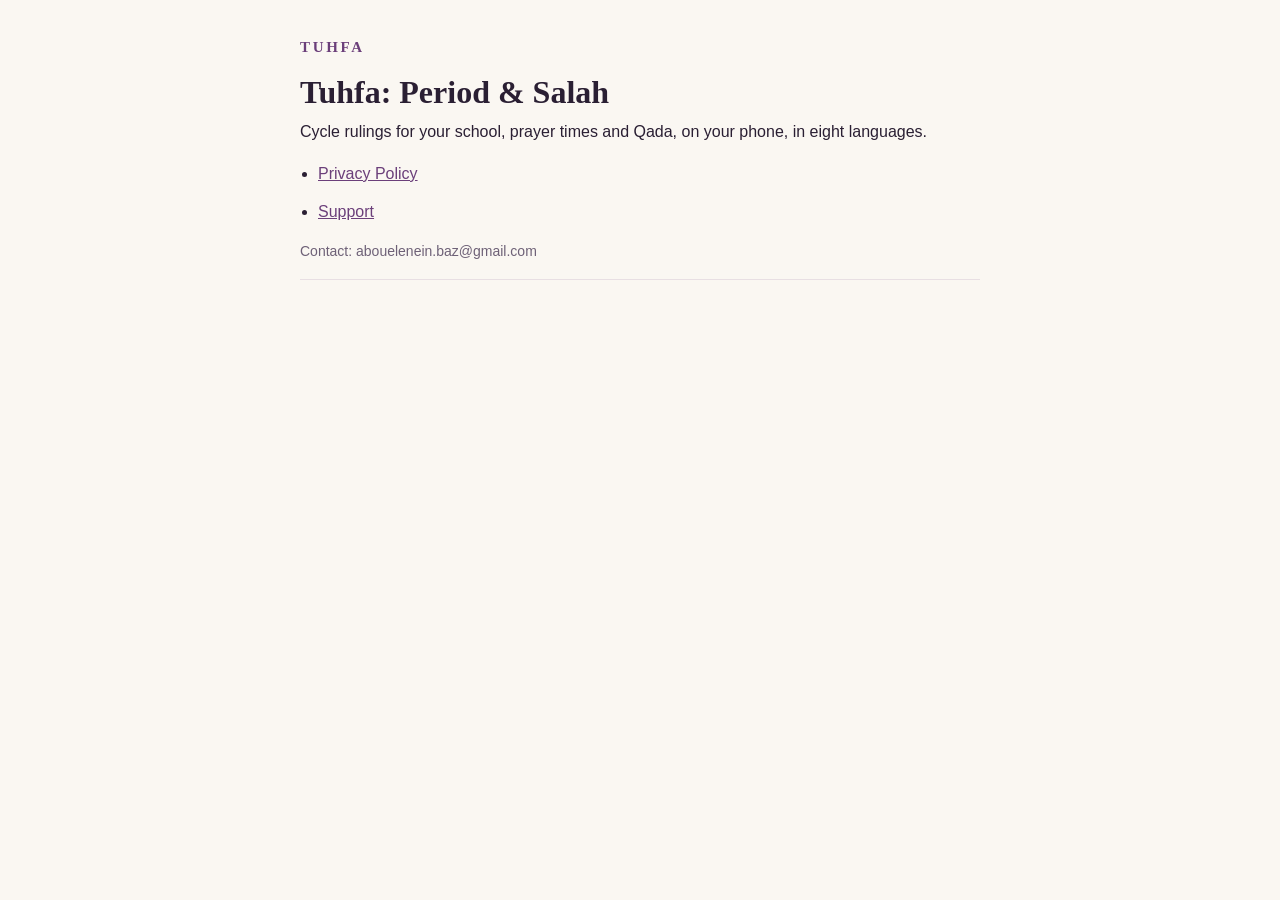
<file: index.html>
<!doctype html>
<html lang="en">
<head>
<meta charset="utf-8">
<meta name="viewport" content="width=device-width, initial-scale=1">
<title>Tuhfa: Period &amp; Salah</title>
<link rel="stylesheet" href="style.css">
</head>
<body>
<main>
<p class="brand">Tuhfa</p>
<h1>Tuhfa: Period &amp; Salah</h1>
<p>Cycle rulings for your school, prayer times and Qada, on your phone, in eight languages.</p>
<ul class="links">
<li><a href="privacy.html">Privacy Policy</a></li>
<li><a href="support.html">Support</a></li>
</ul>
<p class="meta">Contact: <span class="mail">abouelenein.baz@gmail.com</span></p>
</main>
</body>
</html>
</file>
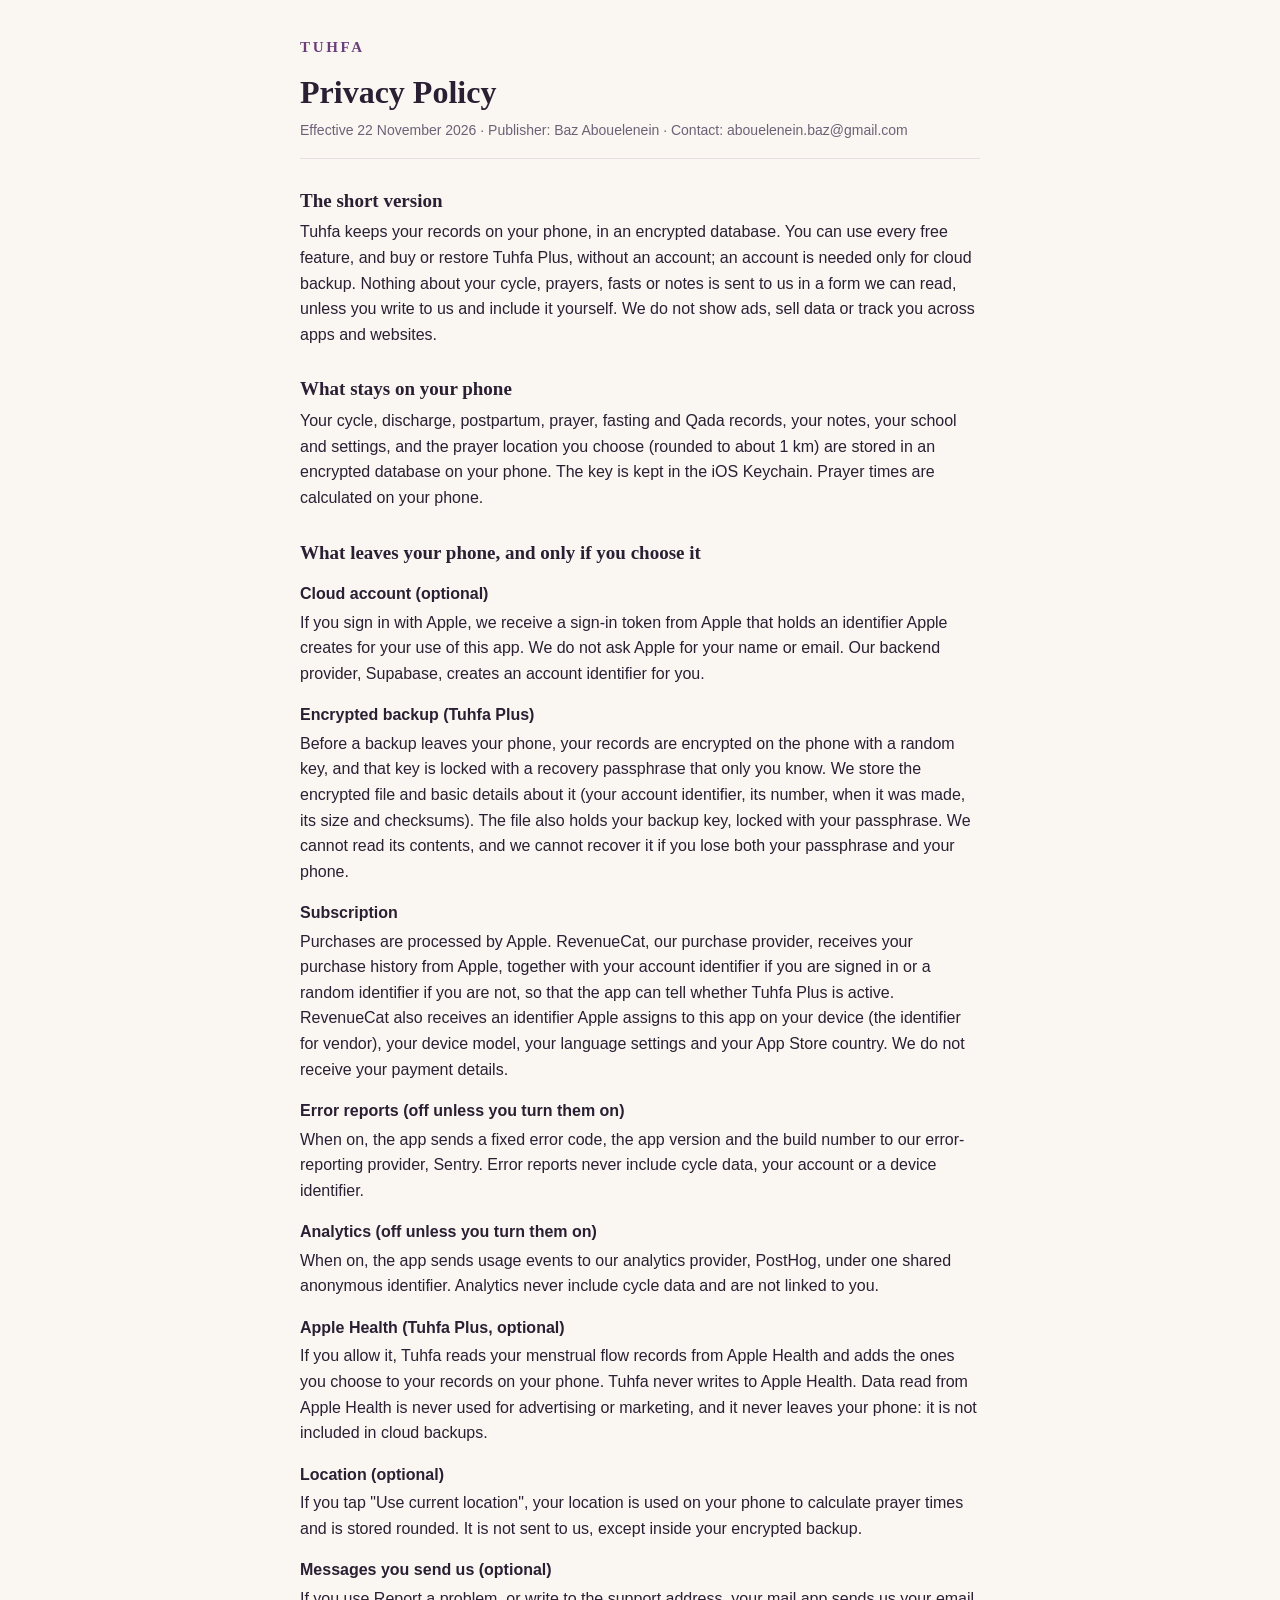
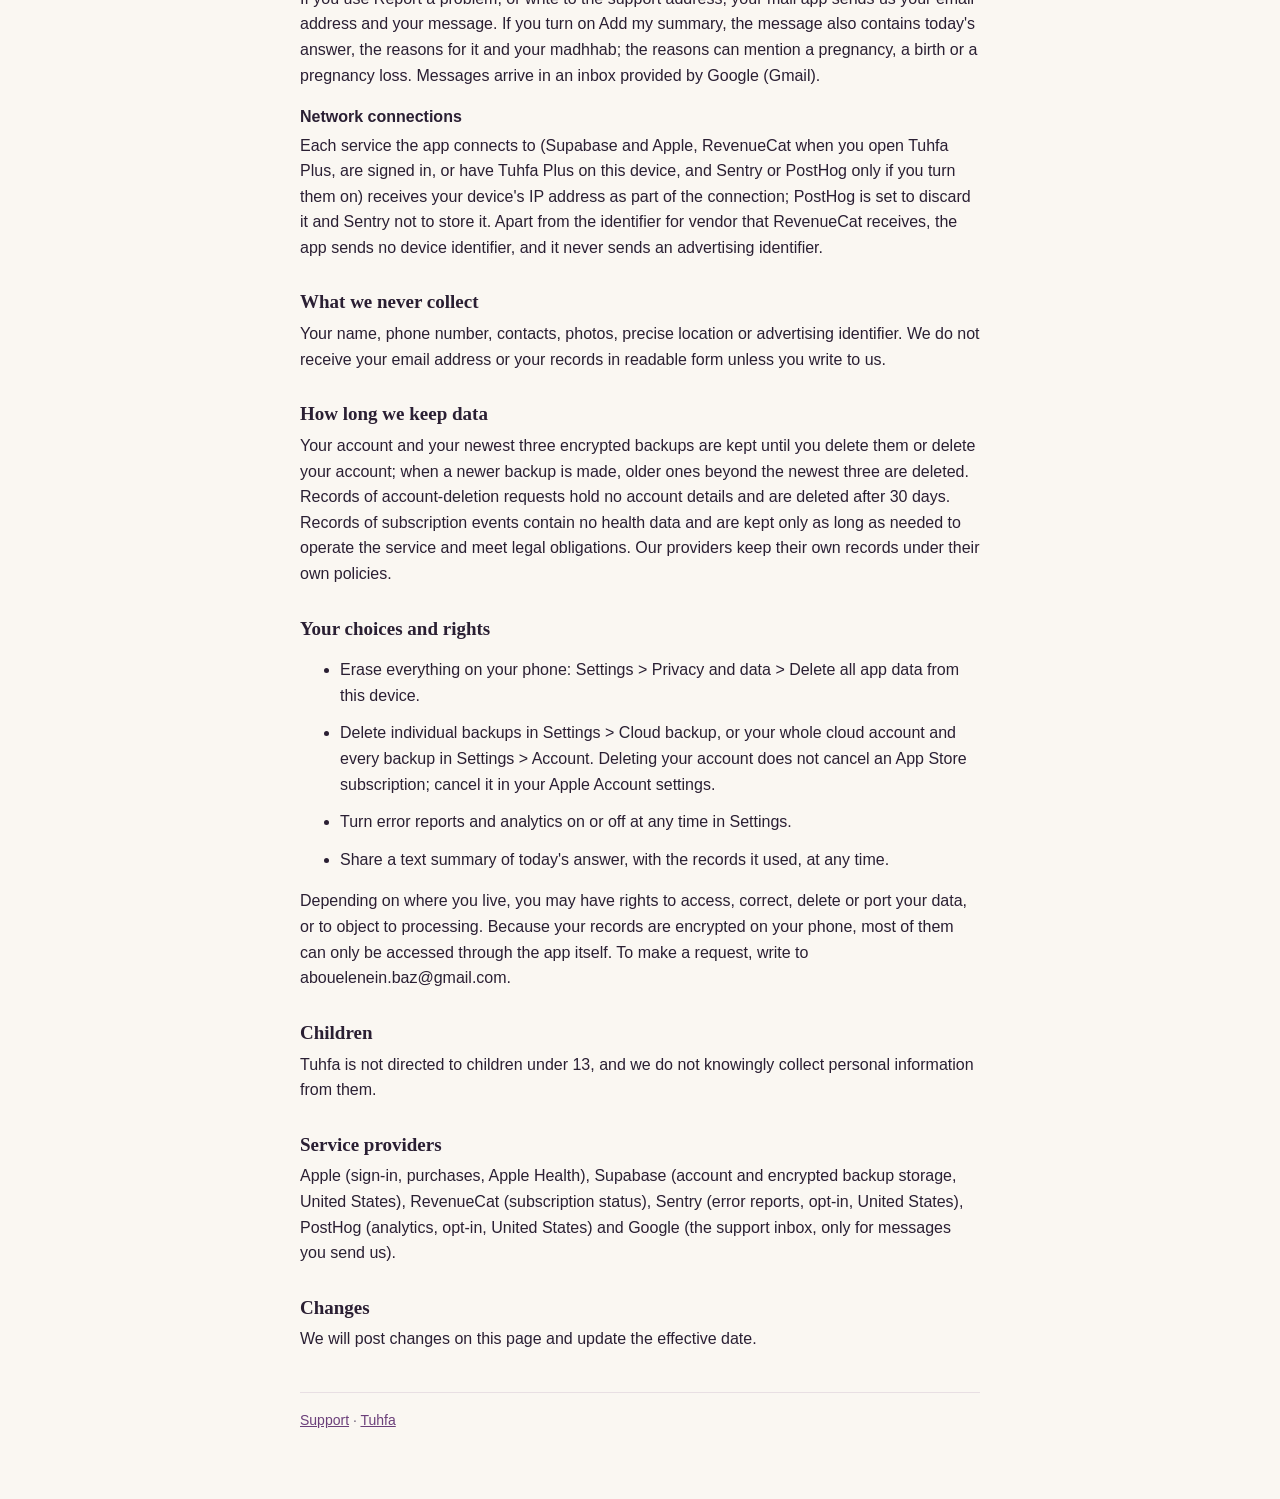
<file: privacy.html>
<!doctype html>
<html lang="en">
<head>
<meta charset="utf-8">
<meta name="viewport" content="width=device-width, initial-scale=1">
<title>Privacy Policy — Tuhfa</title>
<link rel="stylesheet" href="style.css">
</head>
<body>
<main>
<p class="brand"><a href="./">Tuhfa</a></p>
<h1>Privacy Policy</h1>
<p class="meta">Effective 22 November 2026 · Publisher: Baz Abouelenein · Contact: <span class="mail">abouelenein.baz@gmail.com</span></p>

<h2>The short version</h2>
<p>Tuhfa keeps your records on your phone, in an encrypted database. You can use every free feature, and buy or restore Tuhfa Plus, without an account; an account is needed only for cloud backup. Nothing about your cycle, prayers, fasts or notes is sent to us in a form we can read, unless you write to us and include it yourself. We do not show ads, sell data or track you across apps and websites.</p>

<h2>What stays on your phone</h2>
<p>Your cycle, discharge, postpartum, prayer, fasting and Qada records, your notes, your school and settings, and the prayer location you choose (rounded to about 1 km) are stored in an encrypted database on your phone. The key is kept in the iOS Keychain. Prayer times are calculated on your phone.</p>

<h2>What leaves your phone, and only if you choose it</h2>
<h3>Cloud account (optional)</h3>
<p>If you sign in with Apple, we receive a sign-in token from Apple that holds an identifier Apple creates for your use of this app. We do not ask Apple for your name or email. Our backend provider, Supabase, creates an account identifier for you.</p>
<h3>Encrypted backup (Tuhfa Plus)</h3>
<p>Before a backup leaves your phone, your records are encrypted on the phone with a random key, and that key is locked with a recovery passphrase that only you know. We store the encrypted file and basic details about it (your account identifier, its number, when it was made, its size and checksums). The file also holds your backup key, locked with your passphrase. We cannot read its contents, and we cannot recover it if you lose both your passphrase and your phone.</p>
<h3>Subscription</h3>
<p>Purchases are processed by Apple. RevenueCat, our purchase provider, receives your purchase history from Apple, together with your account identifier if you are signed in or a random identifier if you are not, so that the app can tell whether Tuhfa Plus is active. RevenueCat also receives an identifier Apple assigns to this app on your device (the identifier for vendor), your device model, your language settings and your App Store country. We do not receive your payment details.</p>
<h3>Error reports (off unless you turn them on)</h3>
<p>When on, the app sends a fixed error code, the app version and the build number to our error-reporting provider, Sentry. Error reports never include cycle data, your account or a device identifier.</p>
<h3>Analytics (off unless you turn them on)</h3>
<p>When on, the app sends usage events to our analytics provider, PostHog, under one shared anonymous identifier. Analytics never include cycle data and are not linked to you.</p>
<h3>Apple Health (Tuhfa Plus, optional)</h3>
<p>If you allow it, Tuhfa reads your menstrual flow records from Apple Health and adds the ones you choose to your records on your phone. Tuhfa never writes to Apple Health. Data read from Apple Health is never used for advertising or marketing, and it never leaves your phone: it is not included in cloud backups.</p>
<h3>Location (optional)</h3>
<p>If you tap "Use current location", your location is used on your phone to calculate prayer times and is stored rounded. It is not sent to us, except inside your encrypted backup.</p>
<h3>Messages you send us (optional)</h3>
<p>If you use Report a problem, or write to the support address, your mail app sends us your email address and your message. If you turn on Add my summary, the message also contains today's answer, the reasons for it and your madhhab; the reasons can mention a pregnancy, a birth or a pregnancy loss. Messages arrive in an inbox provided by Google (Gmail).</p>
<h3>Network connections</h3>
<p>Each service the app connects to (Supabase and Apple, RevenueCat when you open Tuhfa Plus, are signed in, or have Tuhfa Plus on this device, and Sentry or PostHog only if you turn them on) receives your device's IP address as part of the connection; PostHog is set to discard it and Sentry not to store it. Apart from the identifier for vendor that RevenueCat receives, the app sends no device identifier, and it never sends an advertising identifier.</p>

<h2>What we never collect</h2>
<p>Your name, phone number, contacts, photos, precise location or advertising identifier. We do not receive your email address or your records in readable form unless you write to us.</p>

<h2>How long we keep data</h2>
<p>Your account and your newest three encrypted backups are kept until you delete them or delete your account; when a newer backup is made, older ones beyond the newest three are deleted. Records of account-deletion requests hold no account details and are deleted after 30 days. Records of subscription events contain no health data and are kept only as long as needed to operate the service and meet legal obligations. Our providers keep their own records under their own policies.</p>

<h2>Your choices and rights</h2>
<ul>
<li>Erase everything on your phone: Settings &gt; Privacy and data &gt; Delete all app data from this device.</li>
<li>Delete individual backups in Settings &gt; Cloud backup, or your whole cloud account and every backup in Settings &gt; Account. Deleting your account does not cancel an App Store subscription; cancel it in your Apple Account settings.</li>
<li>Turn error reports and analytics on or off at any time in Settings.</li>
<li>Share a text summary of today's answer, with the records it used, at any time.</li>
</ul>
<p>Depending on where you live, you may have rights to access, correct, delete or port your data, or to object to processing. Because your records are encrypted on your phone, most of them can only be accessed through the app itself. To make a request, write to <span class="mail">abouelenein.baz@gmail.com</span>.</p>

<h2>Children</h2>
<p>Tuhfa is not directed to children under 13, and we do not knowingly collect personal information from them.</p>

<h2>Service providers</h2>
<p>Apple (sign-in, purchases, Apple Health), Supabase (account and encrypted backup storage, United States), RevenueCat (subscription status), Sentry (error reports, opt-in, United States), PostHog (analytics, opt-in, United States) and Google (the support inbox, only for messages you send us).</p>

<h2>Changes</h2>
<p>We will post changes on this page and update the effective date.</p>

<p class="foot"><a href="support.html">Support</a> · <a href="./">Tuhfa</a></p>
</main>
</body>
</html>
</file>
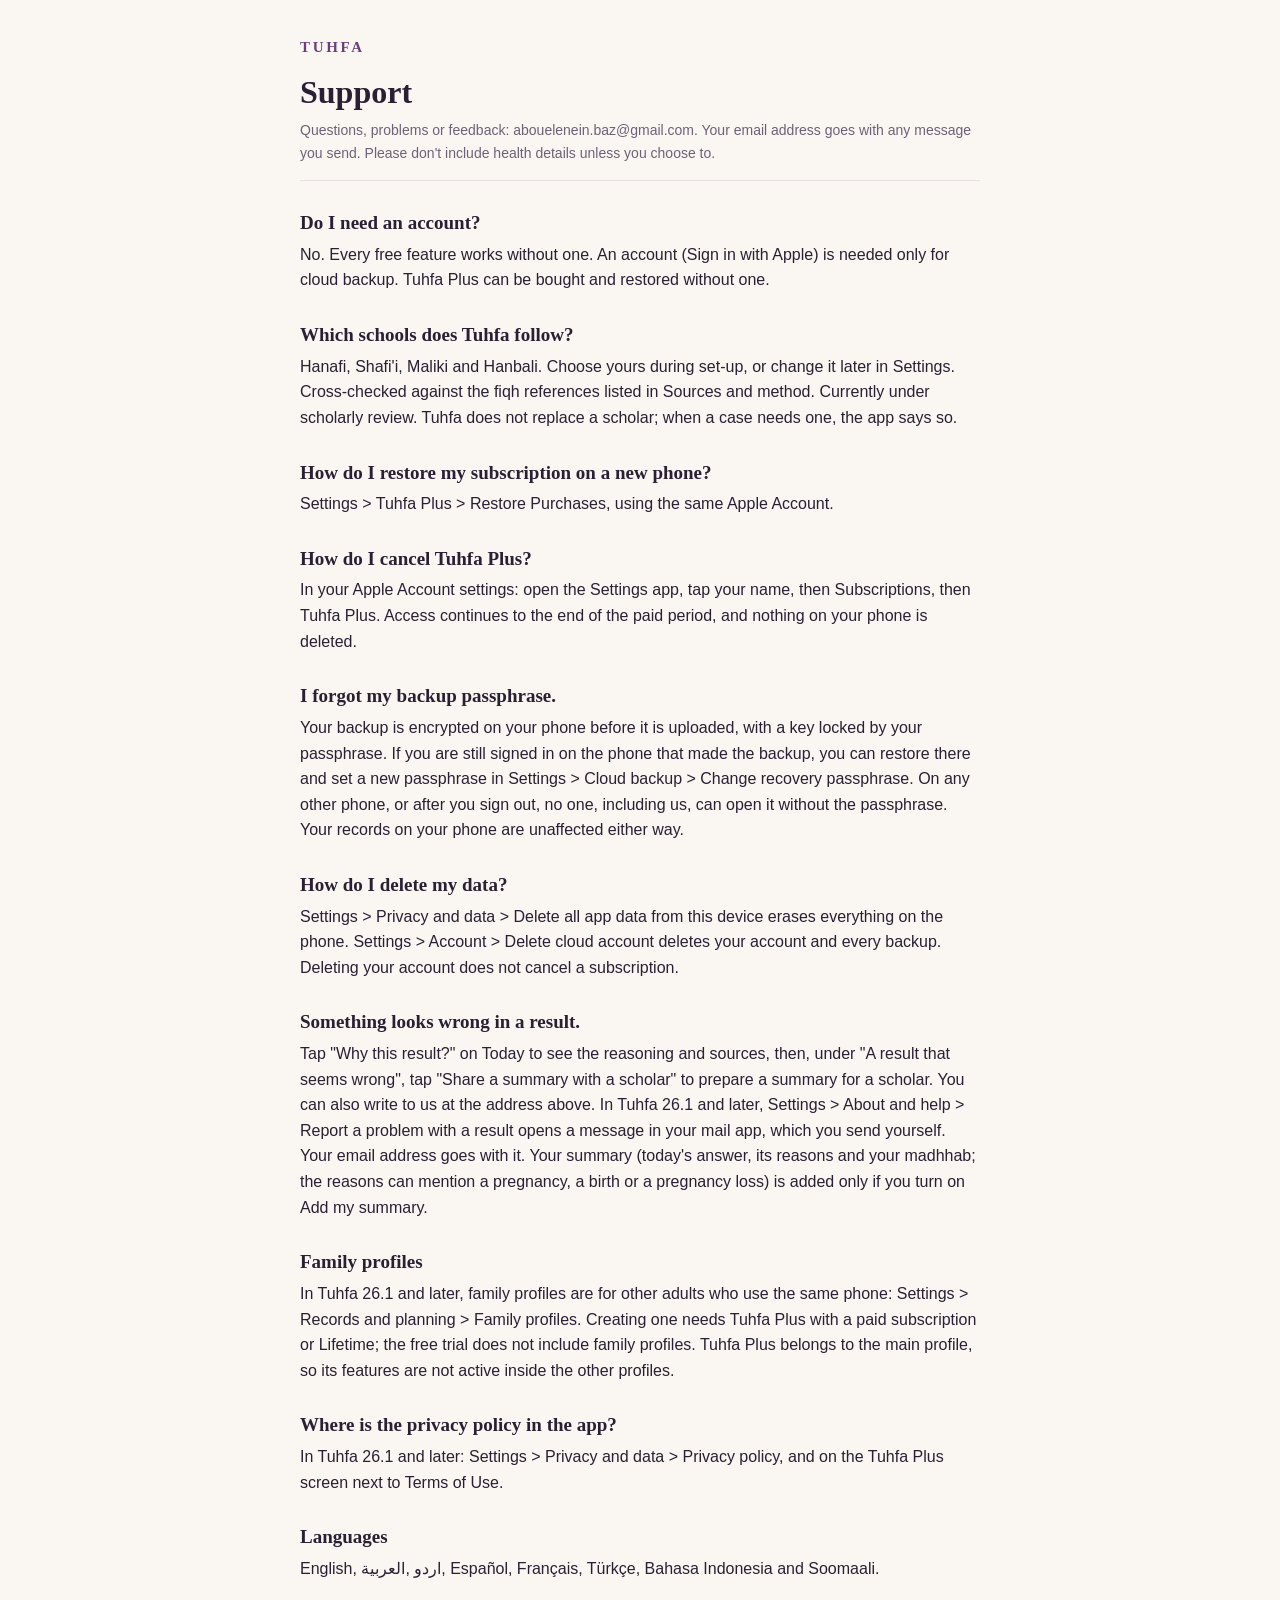
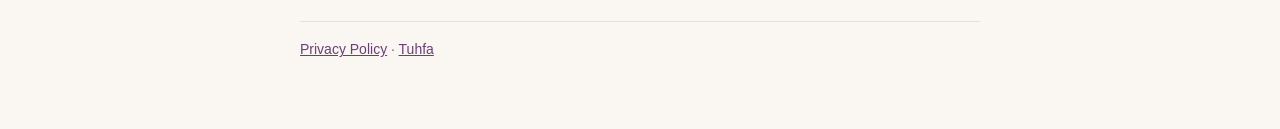
<file: support.html>
<!doctype html>
<html lang="en">
<head>
<meta charset="utf-8">
<meta name="viewport" content="width=device-width, initial-scale=1">
<title>Support — Tuhfa</title>
<link rel="stylesheet" href="style.css">
</head>
<body>
<main>
<p class="brand"><a href="./">Tuhfa</a></p>
<h1>Support</h1>
<p class="meta">Questions, problems or feedback: <span class="mail">abouelenein.baz@gmail.com</span>. Your email address goes with any message you send. Please don't include health details unless you choose to.</p>

<h2>Do I need an account?</h2>
<p>No. Every free feature works without one. An account (Sign in with Apple) is needed only for cloud backup. Tuhfa Plus can be bought and restored without one.</p>

<h2>Which schools does Tuhfa follow?</h2>
<p>Hanafi, Shafi'i, Maliki and Hanbali. Choose yours during set-up, or change it later in Settings. Cross-checked against the fiqh references listed in Sources and method. Currently under scholarly review. Tuhfa does not replace a scholar; when a case needs one, the app says so.</p>

<h2>How do I restore my subscription on a new phone?</h2>
<p>Settings &gt; Tuhfa Plus &gt; Restore Purchases, using the same Apple Account.</p>

<h2>How do I cancel Tuhfa Plus?</h2>
<p>In your Apple Account settings: open the Settings app, tap your name, then Subscriptions, then Tuhfa Plus. Access continues to the end of the paid period, and nothing on your phone is deleted.</p>

<h2>I forgot my backup passphrase.</h2>
<p>Your backup is encrypted on your phone before it is uploaded, with a key locked by your passphrase. If you are still signed in on the phone that made the backup, you can restore there and set a new passphrase in Settings &gt; Cloud backup &gt; Change recovery passphrase. On any other phone, or after you sign out, no one, including us, can open it without the passphrase. Your records on your phone are unaffected either way.</p>

<h2>How do I delete my data?</h2>
<p>Settings &gt; Privacy and data &gt; Delete all app data from this device erases everything on the phone. Settings &gt; Account &gt; Delete cloud account deletes your account and every backup. Deleting your account does not cancel a subscription.</p>

<h2>Something looks wrong in a result.</h2>
<p>Tap "Why this result?" on Today to see the reasoning and sources, then, under "A result that seems wrong", tap "Share a summary with a scholar" to prepare a summary for a scholar. You can also write to us at the address above. In Tuhfa 26.1 and later, Settings &gt; About and help &gt; Report a problem with a result opens a message in your mail app, which you send yourself. Your email address goes with it. Your summary (today's answer, its reasons and your madhhab; the reasons can mention a pregnancy, a birth or a pregnancy loss) is added only if you turn on Add my summary.</p>

<h2>Family profiles</h2>
<p>In Tuhfa 26.1 and later, family profiles are for other adults who use the same phone: Settings &gt; Records and planning &gt; Family profiles. Creating one needs Tuhfa Plus with a paid subscription or Lifetime; the free trial does not include family profiles. Tuhfa Plus belongs to the main profile, so its features are not active inside the other profiles.</p>

<h2>Where is the privacy policy in the app?</h2>
<p>In Tuhfa 26.1 and later: Settings &gt; Privacy and data &gt; Privacy policy, and on the Tuhfa Plus screen next to Terms of Use.</p>

<h2>Languages</h2>
<p>English, <span lang="ar" dir="rtl">العربية</span>, <span lang="ur" dir="rtl">اردو</span>, Español, Français, Türkçe, Bahasa Indonesia and Soomaali.</p>

<p class="foot"><a href="privacy.html">Privacy Policy</a> · <a href="./">Tuhfa</a></p>
</main>
</body>
</html>
</file>
<file: style.css>
:root {
  --bg: #FAF7F2; --ink: #2A1F33; --muted: #6E6177; --accent: #6B3F7A; --line: #E8DFE3;
  color-scheme: light;
}
@media (prefers-color-scheme: dark) {
  :root { --bg: #17131D; --ink: #F1EBF3; --muted: #B3A7BB; --accent: #D9A8E6; --line: #352C40; color-scheme: dark; }
}
* { box-sizing: border-box; }
body {
  margin: 0; background: var(--bg); color: var(--ink);
  font: 16px/1.6 -apple-system, BlinkMacSystemFont, "Segoe UI", "Noto Sans", "Noto Sans Arabic", sans-serif;
  padding: 40px max(16px, env(safe-area-inset-right)) 56px max(16px, env(safe-area-inset-left));
}
main { max-width: 680px; margin: 0 auto; }
.brand { font: 600 15px/1 Georgia, "Times New Roman", serif; letter-spacing: .18em; text-transform: uppercase; color: var(--accent); margin: 0 0 18px; }
.brand a { color: inherit; text-decoration: none; }
h1 { font: 600 32px/1.2 Georgia, "Times New Roman", serif; margin: 0 0 8px; text-wrap: balance; }
h2 { font: 600 19px/1.3 Georgia, "Times New Roman", serif; margin: 30px 0 6px; }
h3 { font: 600 16px/1.4 -apple-system, BlinkMacSystemFont, "Segoe UI", "Noto Sans", sans-serif; margin: 18px 0 4px; }
p, li { margin: 0 0 12px; }
.meta { color: var(--muted); font-size: 14px; border-bottom: 1px solid var(--line); padding-bottom: 16px; }
.mail { user-select: all; }
a { color: var(--accent); }
a:focus-visible { outline: 2px solid var(--accent); outline-offset: 2px; }
.links { padding-left: 18px; }
.foot { margin-top: 40px; border-top: 1px solid var(--line); padding-top: 16px; font-size: 14px; color: var(--muted); }
</file>
